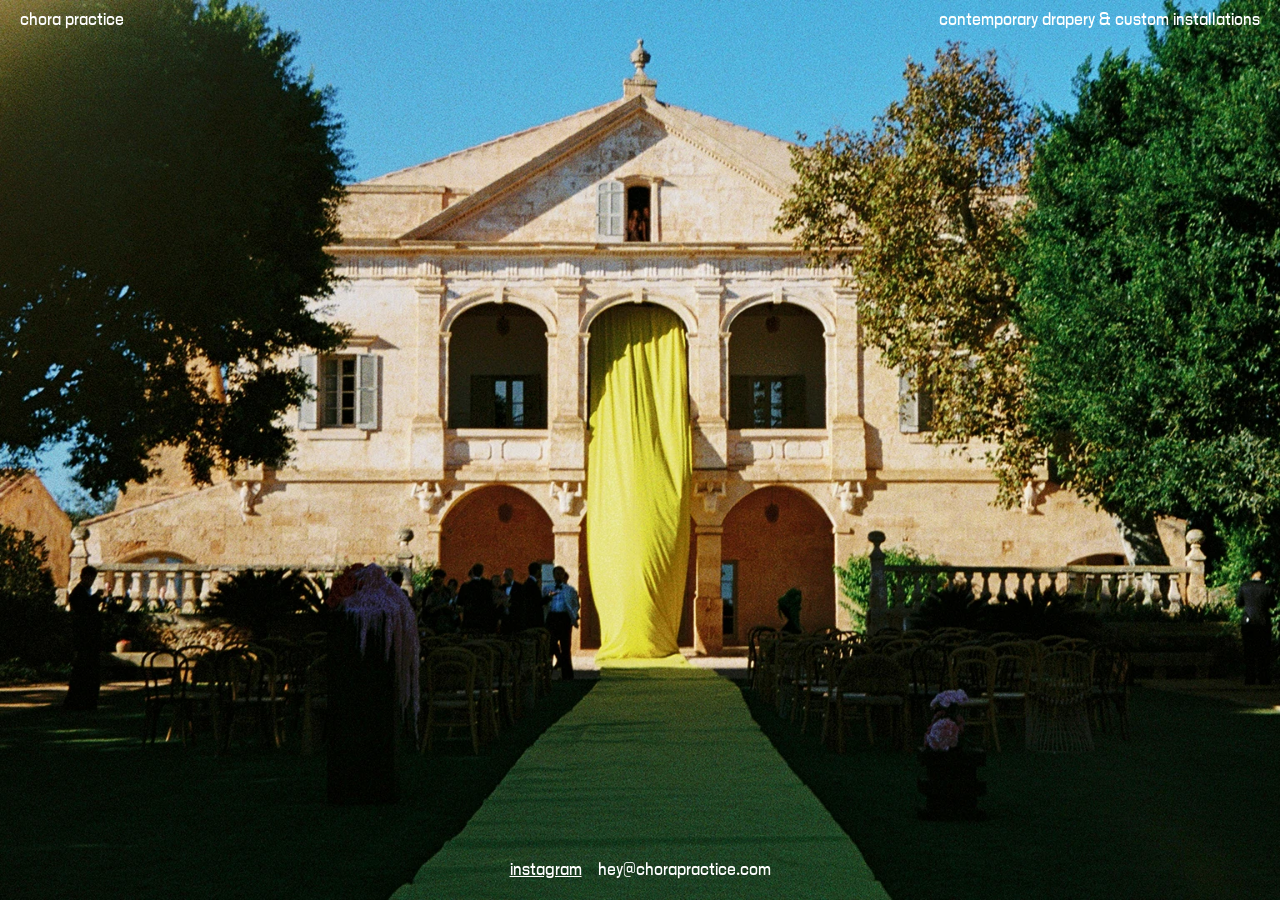
<file: index.html>
<!DOCTYPE HTML>
<html lang="en">
<head>
	<meta charset="utf-8">
	<meta name="viewport" content="width=device-width, initial-scale=1.0">
	<link rel="stylesheet" href="../main.css">
	<link rel="stylesheet" href="../media.css">
	<title>chora practice – contemporary drapery & custom installations</title>
	<meta property="og:type" content="website" />
	<meta property="og:site_name" content="chora practice" />
	<meta property="og:title" content="chora practice" />
	<meta property="og:url" content="https://chorapractice.com" />
	<meta property="og:image" content="https://chorapractice.com/opengraph.jpg" />
	<link rel="icon" type="image/png" href="../favicon.png">

	<script src="../js/script.js"></script>

	<script defer src="https://cloud.umami.is/script.js" data-website-id="00af837f-f416-4639-b0e5-0aaff1c61b52"></script>
</head>

<body>

<div class="wrapper">
	<header>
		<h1>chora practice</h1>
		<p>contemporary drapery & custom installations</p>
	</header>
	
	<footer>
		<a href="https://instagram.com/chora.practice" target="_blank">instagram</a>
		<a>hey@chorapractice.com</a>
	</footer>

	<div class="gallery-wrapper">
		<div id="gallery">
			<picture class="active">
				<source media="(max-width: 768px)" srcset="images/m1.webp">
				<img src="images/1.webp" alt="chora practice — Menorca">
			</picture>
			<picture>
				<source media="(max-width: 768px)" srcset="images/m2.webp">
				<img src="images/2.webp" alt="chora practice — Mallorca">
			</picture>
			<picture>
				<source media="(max-width: 768px)" srcset="images/m3.webp">
				<img src="images/3.webp" alt="chora practice — Lisbon">
			</picture>
		</div>
	</div>
</div>

</body>
</html>
</file>
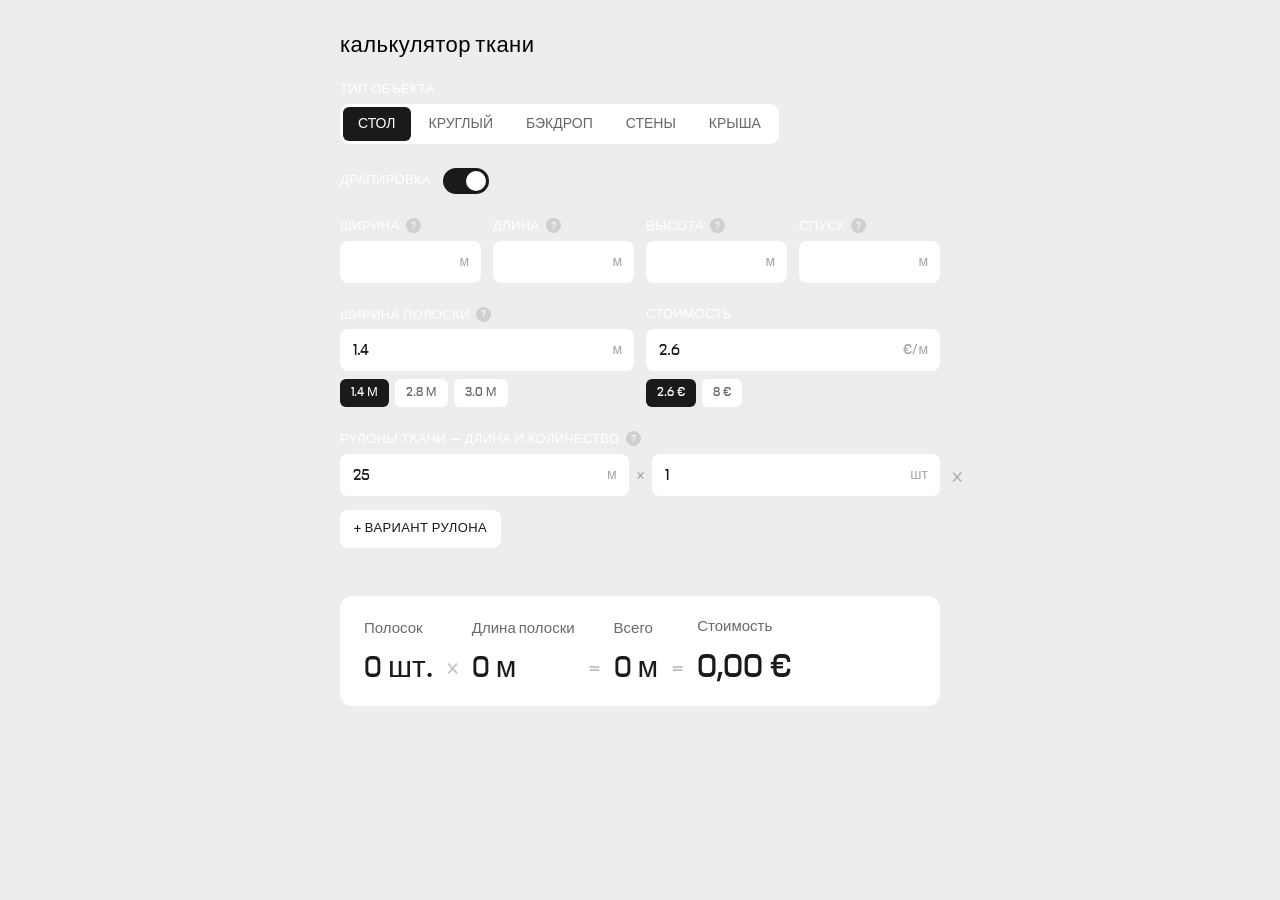
<file: calculate/index.html>
<!DOCTYPE HTML>
<html lang="ru">
<head>
	<meta charset="utf-8">
	<meta name="viewport" content="width=device-width, initial-scale=1.0">
	<link rel="stylesheet" href="../main.css">
	<link rel="stylesheet" href="../media.css">
	<link rel="stylesheet" href="style.css">
	<title>CHORA PRACTICE – Калькулятор ткани</title>
	<link rel="icon" type="image/png" href="../favicon.png">
</head>

<body>

<div class="calc">
	<h1>калькулятор ткани</h1>

	<div class="field">
		<label>Тип объекта</label>
		<div class="type-toggle" id="typeToggle">
			<button type="button" data-type="table" class="active">Стол</button>
			<button type="button" data-type="round">Круглый</button>
			<button type="button" data-type="backdrop">Бэкдроп</button>
			<button type="button" data-type="walls">Стены</button>
			<button type="button" data-type="roof">Крыша</button>
		</div>
	</div>

	<div class="field hidden" id="roofLayoutField">
		<label>Полосы крыши</label>
		<div class="type-toggle" id="roofLayoutToggle">
			<button type="button" data-roof="parallel" class="active">Параллельно</button>
			<button type="button" data-roof="center">Из центра</button>
		</div>
	</div>

	<div class="field hidden" id="perSideField">
		<label for="perSide">Полосок на сторону <span class="hint" data-tip="Для крыши из центра ширина полоски не важна — задаём число полос на одну сторону. Итого × 4 стороны. В режиме «петлёй» одна полоса идёт до края и обратно к центру, поэтому полос вдвое меньше, но каждая вдвое длиннее.">?</span></label>
		<div class="input-wrap">
			<input type="text" id="perSide" inputmode="numeric" value="4">
			<span class="input-unit">шт</span>
		</div>
	</div>

	<div class="field drape-field hidden" id="loopField">
		<label>Полоса петлёй</label>
		<button type="button" id="loopToggle" class="switch" role="switch" aria-checked="false">
			<span class="switch-knob"></span>
		</button>
	</div>

	<div class="field drape-field" id="drapeField">
		<label>Драпировка</label>
		<button type="button" id="drapeToggle" class="switch active" role="switch" aria-checked="true">
			<span class="switch-knob"></span>
		</button>
	</div>

	<div class="row-group">
		<div class="field hidden" id="diameterField">
			<label for="diameter">Диаметр <span class="hint" data-tip="Диаметр стола. Кладём два полотна накрест; каждое = диаметр + 2 высоты + 2 спуска (свес и запас с обеих сторон). При драпировке полотен вдвое больше.">?</span></label>
			<div class="input-wrap">
				<input type="text" id="diameter" inputmode="decimal">
				<span class="input-unit">м</span>
			</div>
		</div>

		<div class="field" id="widthField">
			<label for="width">Ширина <span class="hint" data-tip="Что назвать шириной, а что длиной — не важно: большая сторона идёт на число полосок, меньшая — на длину полоски.">?</span></label>
			<div class="input-wrap">
				<input type="text" id="width" min="0" step="0.01" inputmode="decimal">
				<span class="input-unit">м</span>
			</div>
		</div>

		<div class="field" id="lengthField">
			<label for="length">Длина <span class="hint" data-tip="Что назвать шириной, а что длиной — не важно: большая сторона идёт на число полосок, меньшая — на длину полоски.">?</span></label>
			<div class="input-wrap">
				<input type="text" id="length" min="0" step="0.01" inputmode="decimal">
				<span class="input-unit">м</span>
			</div>
		</div>

		<div class="field" id="heightField">
			<label for="height">Высота <span class="hint" data-tip="Высота конструкции. У стола — свес по бокам (×2), у крыши — подъём центра (появляются скаты под углом, длина ткани растёт), у стен и бэкдропа — высота полотна.">?</span></label>
			<div class="input-wrap">
				<input type="text" id="height" min="0" step="0.01" inputmode="decimal">
				<span class="input-unit">м</span>
			</div>
		</div>

		<div class="field" id="spuskField">
			<label for="spusk">Спуск <span class="hint" data-tip="Запас ткани сверх высоты — на пол, подгиб или «лужу». У стола добавляется 2 раза, у бэкдропа — 1 раз.">?</span></label>
			<div class="input-wrap">
				<input type="text" id="spusk" min="0" step="0.01" inputmode="decimal">
				<span class="input-unit">м</span>
			</div>
		</div>
	</div>

	<div class="row-group">
		<div class="field" id="stripWidthField">
			<label for="stripWidth">Ширина полоски <span class="hint" data-tip="На неё делится габарит, чтобы получить число полос: чем шире полоска, тем меньше полос.">?</span></label>
			<div class="input-wrap">
				<input type="text" id="stripWidth" min="0.01" step="0.01" value="1.4" inputmode="decimal">
				<span class="input-unit">м</span>
			</div>
			<div class="presets" id="stripPresets">
				<button type="button" data-val="1.4">1.4 м</button>
				<button type="button" data-val="2.8">2.8 м</button>
				<button type="button" data-val="3.0">3.0 м</button>
			</div>
		</div>

		<div class="field">
			<label for="price">Стоимость</label>
			<div class="input-wrap wide">
				<input type="text" id="price" min="0" step="0.01" value="2.6" inputmode="decimal">
				<span class="input-unit">€/м</span>
			</div>
			<div class="presets" id="pricePresets">
				<button type="button" data-val="2.6">2.6 €</button>
				<button type="button" data-val="8">8 €</button>
			</div>
		</div>
	</div>

	<div class="field">
		<label>Рулоны ткани — длина и количество <span class="hint" data-tip="Полоски раскладываются по рулонам так, чтобы задействовать меньше рулонов и оставить минимум обрезков и один длинный полезный остаток.">?</span></label>
		<div id="rollRows"></div>
		<button type="button" id="addRoll" class="add-roll">+ вариант рулона</button>
	</div>

	<div class="diagram" id="diagram"></div>

	<div class="result" id="result">
		<div class="result-grid">
			<div class="rescol">
				<span class="reslabel">Полосок</span>
				<span class="resval" id="rStrips">—</span>
			</div>
			<span class="resop">×</span>
			<div class="rescol">
				<span class="reslabel">Длина полоски</span>
				<span class="resval" id="rStripLen">—</span>
			</div>
			<span class="resop">=</span>
			<div class="rescol">
				<span class="reslabel">Всего</span>
				<span class="resval" id="rTotalMeters">—</span>
			</div>
			<span class="resop">=</span>
			<div class="rescol cost">
				<span class="reslabel">Стоимость</span>
				<span class="resval" id="rCost">—</span>
			</div>
		</div>
		<div class="muted hidden" id="rFormula"></div>
		<div id="rollPlan"></div>
	</div>
</div>

<script src="script.js"></script>

</body>
</html>
</file>
<file: main.css>
@font-face {
  font-family: "PP Nikkei Line";
  src:
    local("PP Nikkei Line"),
    url("../fonts/PPNikkeiLine-Regular.otf") format("opentype");
  font-weight: normal;
  font-style: normal;
  font-display: swap;
}

* {
    margin: 0;
    padding: 0;
    box-sizing: border-box;
	font-size: 18px;
	line-height: 20px;
}

body {
	font-family: 'PP Nikkei Line', 'Arial';
	background-color: #EDEDED;
	color: #fff;
}

a {
	color: #fff;
}

header {
	width: 100%;
	padding: 0 20px;
	display: flex;
	flex-direction: row;
	justify-content: space-between;
	/*text-transform: uppercase;*/
}

footer {
	width: 100%;
	padding: 0 20px;
	display: flex;
	gap: 16px;
	justify-content: center;
	font-style: normal;
}


h1, h2, h3 {
	font-weight: 400;
}

.wrapper {
	position: relative;
	width: 100vw;
	height: 100dvh;
	padding: 10px 0 20px 0;
	display: flex;
	flex-direction: column;
	align-items: center;
	justify-content: space-between;
}

.gallery-wrapper {
	position: absolute;
	top: 0;
	width: 100vw;
	height: 100dvh;
	z-index: -1;

	display: flex;
	align-items: center;
	justify-content: center;
}

#gallery {
	position: relative;
	width: 100vw;
	height: 100vh;
	max-height: 100vh;
	overflow: hidden;
}

#gallery > picture {
	position: absolute;
	inset: 0;
	display: block;
	width: 100vw;
	height: 100vh;
	opacity: 0;
	transition: opacity 1.2s ease;
}

#gallery > picture.active {
	opacity: 1;
}

#gallery img {
	height: 100%;
	width: 100%;
	object-fit: cover;
}
</file>
<file: media.css>
@media (max-width: 768px) {

#gallery > picture {
	display: block;
	height: 100%;
}

#gallery img {
	height: 100%;
}

header {
	align-items: flex-start;
	padding: 0 10px;
}

header h1 {
	text-align: left;
}

header p {
	max-width: 50vw;
	text-align: right;
}

footer {
	flex-direction: row;
	justify-content: center;
	padding: 0 10px;
}

}
</file>
<file: calculate/style.css>
html, body {
	min-height: 100dvh;
	max-width: 100%;
	overflow-x: hidden;
}

.calc {
	max-width: 640px;
	margin: 0 auto;
	padding: 32px 20px 60px 20px;
	display: flex;
	flex-direction: column;
	gap: 24px;
}

.calc h1 {
	color: #000;
	mix-blend-mode: normal;
	font-size: 22px;
	line-height: 26px;
	letter-spacing: 0.02em;
}

.field {
	display: flex;
	flex-direction: column;
	gap: 6px;
}

.row-group {
	display: flex;
	gap: 12px;
}

.row-group > .field {
	flex: 1;
	min-width: 0;
}

.field > label {
	text-transform: uppercase;
	font-size: 13px;
	line-height: 16px;
	letter-spacing: 0.03em;
}

.hint {
	display: inline-flex;
	align-items: center;
	justify-content: center;
	width: 15px;
	height: 15px;
	margin-left: 3px;
	border-radius: 50%;
	background: #cfcfcf;
	color: #fff;
	font-size: 10px;
	line-height: 1;
	font-weight: 400;
	letter-spacing: 0;
	cursor: help;
	position: relative;
	vertical-align: 1px;
}

.hint:hover {
	background: #1a1a1a;
}

.hint::after {
	content: attr(data-tip);
	position: absolute;
	bottom: calc(100% + 9px);
	left: 50%;
	transform: translateX(-50%);
	width: 230px;
	max-width: 62vw;
	background: #1a1a1a;
	color: #fff;
	padding: 9px 11px;
	border-radius: 8px;
	font-size: 12px;
	line-height: 16px;
	text-transform: none;
	letter-spacing: normal;
	text-align: left;
	opacity: 0;
	visibility: hidden;
	transition: opacity 0.15s ease;
	z-index: 20;
	pointer-events: none;
}

.hint::before {
	content: "";
	position: absolute;
	bottom: calc(100% + 4px);
	left: 50%;
	transform: translateX(-50%);
	border: 5px solid transparent;
	border-top-color: #1a1a1a;
	opacity: 0;
	visibility: hidden;
	transition: opacity 0.15s ease;
	z-index: 20;
}

.hint:hover::after,
.hint:hover::before {
	opacity: 1;
	visibility: visible;
}

.field input,
.field select,
.roll-row input {
	font-family: inherit;
	font-size: 16px;
	line-height: 20px;
	padding: 11px 13px;
	border: none;
	background: #fff;
	border-radius: 8px;
	color: #1a1a1a;
	-webkit-appearance: none;
	appearance: none;
	width: 100%;
	transition: box-shadow 0.15s ease;
}

.field input:focus,
.field select:focus,
.roll-row input:focus {
	outline: none;
	box-shadow: 0 2px 10px rgba(0, 0, 0, 0.14);
}

.field input::placeholder {
	color: #a8a8a8;
	text-transform: lowercase;
}

.input-wrap {
	position: relative;
	display: block;
}

.input-wrap input {
	padding-right: 34px;
}

.input-wrap.wide input {
	padding-right: 48px;
}

.input-unit {
	position: absolute;
	right: 12px;
	top: 50%;
	transform: translateY(-50%);
	color: #a8a8a8;
	font-size: 14px;
	line-height: 1;
	pointer-events: none;
}

input[type=number]::-webkit-outer-spin-button,
input[type=number]::-webkit-inner-spin-button {
	-webkit-appearance: none;
	margin: 0;
}

input[type=number] {
	-moz-appearance: textfield;
}

.presets {
	display: flex;
	flex-wrap: wrap;
	gap: 6px;
	margin-top: 2px;
}

.presets button {
	font-family: inherit;
	font-size: 13px;
	line-height: 16px;
	padding: 6px 11px;
	border: none;
	border-radius: 6px;
	background: #fff;
	color: #666;
	cursor: pointer;
	text-transform: uppercase;
	transition: background 0.15s ease, color 0.15s ease;
}

.presets button:hover {
	color: #1a1a1a;
}

.presets button.active {
	background: #1a1a1a;
	color: #fff;
}

.diagram {
	display: flex;
	justify-content: center;
}

.diagram svg {
	width: 100%;
	height: auto;
	max-height: 380px;
}

.diagram text {
	font-family: inherit;
	fill: #000;
}

.type-toggle {
	display: flex;
	flex-wrap: wrap;
	gap: 3px;
	align-self: flex-start;
	padding: 3px;
	background: #fff;
	border-radius: 9px;
}

.drape-field {
	flex-direction: row;
	align-items: center;
	gap: 12px;
}

.switch {
	position: relative;
	flex: none;
	width: 46px;
	height: 26px;
	padding: 0;
	border: none;
	border-radius: 13px;
	background: #d2d2d2;
	cursor: pointer;
	transition: background 0.15s ease;
}

.switch.active {
	background: #1a1a1a;
}

.switch-knob {
	position: absolute;
	top: 3px;
	left: 3px;
	width: 20px;
	height: 20px;
	border-radius: 50%;
	background: #fff;
	transition: transform 0.15s ease;
}

.switch.active .switch-knob {
	transform: translateX(20px);
}

.type-toggle button {
	font-family: inherit;
	font-size: 14px;
	line-height: 20px;
	padding: 7px 15px;
	border: none;
	border-radius: 6px;
	background: transparent;
	color: #666;
	cursor: pointer;
	text-transform: uppercase;
	white-space: nowrap;
	transition: background 0.15s ease, color 0.15s ease;
}

.type-toggle button:hover {
	color: #1a1a1a;
}

.type-toggle button.active {
	background: #1a1a1a;
	color: #fff;
}

.result {
	background: #fff;
	border-radius: 12px;
	padding: 22px 24px;
	display: flex;
	flex-direction: column;
	gap: 11px;
}

.result .row {
	display: flex;
	justify-content: space-between;
	gap: 16px;
}

.result .row span:last-child {
	text-align: right;
}

.result .total {
	margin-top: 6px;
	font-size: 20px;
	line-height: 24px;
}

.result .total span {
	font-size: 20px;
	line-height: 24px;
}

.result .muted {
	color: #9a9a9a;
	font-size: 13px;
	line-height: 18px;
}

.result-grid {
	display: flex;
	align-items: flex-end;
	gap: 14px;
}

.rescol {
	display: flex;
	flex-direction: column;
	gap: 14px;
	flex: none;
}

.reslabel {
	font-size: 15px;
	line-height: 18px;
	color: #6a6a6a;
}

.resval {
	font-size: 30px;
	line-height: 32px;
	color: #1a1a1a;
	white-space: nowrap;
}

.rescol.cost .resval {
	font-size: 34px;
	line-height: 34px;
}

.resop {
	flex: none;
	font-size: 22px;
	line-height: 32px;
	color: #c2c2c2;
	padding-bottom: 1px;
}

.roll-row {
	position: relative;
	display: flex;
	align-items: center;
	gap: 8px;
	margin-bottom: 6px;
}

.roll-row .input-wrap {
	flex: 1;
	min-width: 0;
}

.roll-x {
	font-size: 14px;
	color: #9a9a9a;
	flex: none;
}

.roll-del {
	position: absolute;
	left: 100%;
	top: 0;
	margin-left: 4px;
	display: flex;
	align-items: center;
	justify-content: center;
	font-family: inherit;
	font-size: 20px;
	line-height: 1;
	width: 26px;
	height: 44px;
	border: none;
	background: transparent;
	color: #b0b0b0;
	cursor: pointer;
	transition: color 0.15s ease;
}

.roll-del:hover {
	color: #1a1a1a;
}

.add-roll {
	font-family: inherit;
	font-size: 13px;
	text-transform: uppercase;
	letter-spacing: 0.03em;
	padding: 9px 14px;
	border: none;
	border-radius: 8px;
	background: #fff;
	color: #1a1a1a;
	cursor: pointer;
	align-self: flex-start;
	margin-top: 2px;
	transition: background 0.15s ease, color 0.15s ease;
}

.add-roll:hover {
	background: #1a1a1a;
	color: #fff;
}

#rollPlan {
	display: flex;
	flex-direction: column;
	gap: 14px;
	margin-top: 10px;
}

#rollPlan:empty {
	display: none;
}

.plan-divider {
	height: 1px;
	background: #ececec;
	margin: 2px -24px 4px;
}

.plan-list {
	display: flex;
	flex-wrap: wrap;
	column-gap: 34px;
	row-gap: 20px;
}

.roll-card {
	display: flex;
	flex-direction: column;
	align-items: flex-start;
	gap: 7px;
	flex: none;
}

.roll-card-icon {
	width: 30px;
	height: 30px;
	object-fit: contain;
	margin-bottom: 1px;
}

.roll-card-cap {
	font-size: 14px;
	line-height: 16px;
	color: #7a7a7a;
}

.roll-card-strips {
	font-size: 28px;
	line-height: 30px;
	color: #1a1a1a;
	white-space: nowrap;
}

.roll-card-left {
	font-size: 14px;
	line-height: 16px;
	color: #9a9a9a;
	white-space: nowrap;
}

.back {
	text-transform: uppercase;
	font-size: 13px;
	letter-spacing: 0.03em;
}

.hidden {
	display: none !important;
}

/* На узких экранах крестик удаления рулона возвращаем в поток, чтобы не вылезал за край. */
@media (max-width: 700px) {
	.roll-del {
		position: static;
		margin-left: 0;
		flex: none;
		width: 34px;
	}
}

/* На телефоне подсказки-«?» прячем (наведения на тач нет). */
@media (max-width: 620px) {
	.hint {
		display: none;
	}
}

/* Финальные расчёты: вместо горизонтального ряда — сетка 2×2, без знаков между. */
@media (max-width: 620px) {
	.result-grid {
		display: grid;
		grid-template-columns: repeat(2, minmax(0, 1fr));
		align-items: start;
		gap: 20px 14px;
	}
	.result-grid .resop {
		display: none;
	}
	.result-grid .rescol {
		gap: 8px;
	}

	.result-grid .resval {
		font-size: 26px;
		line-height: 28px;
	}
	.result-grid .rescol.cost .resval {
		font-size: 28px;
		line-height: 30px;
	}
}

@media (max-width: 480px) {
	.row-group {
		flex-wrap: wrap;
	}
	.row-group > .field {
		flex: 1 1 40%;
	}
}
</file>
